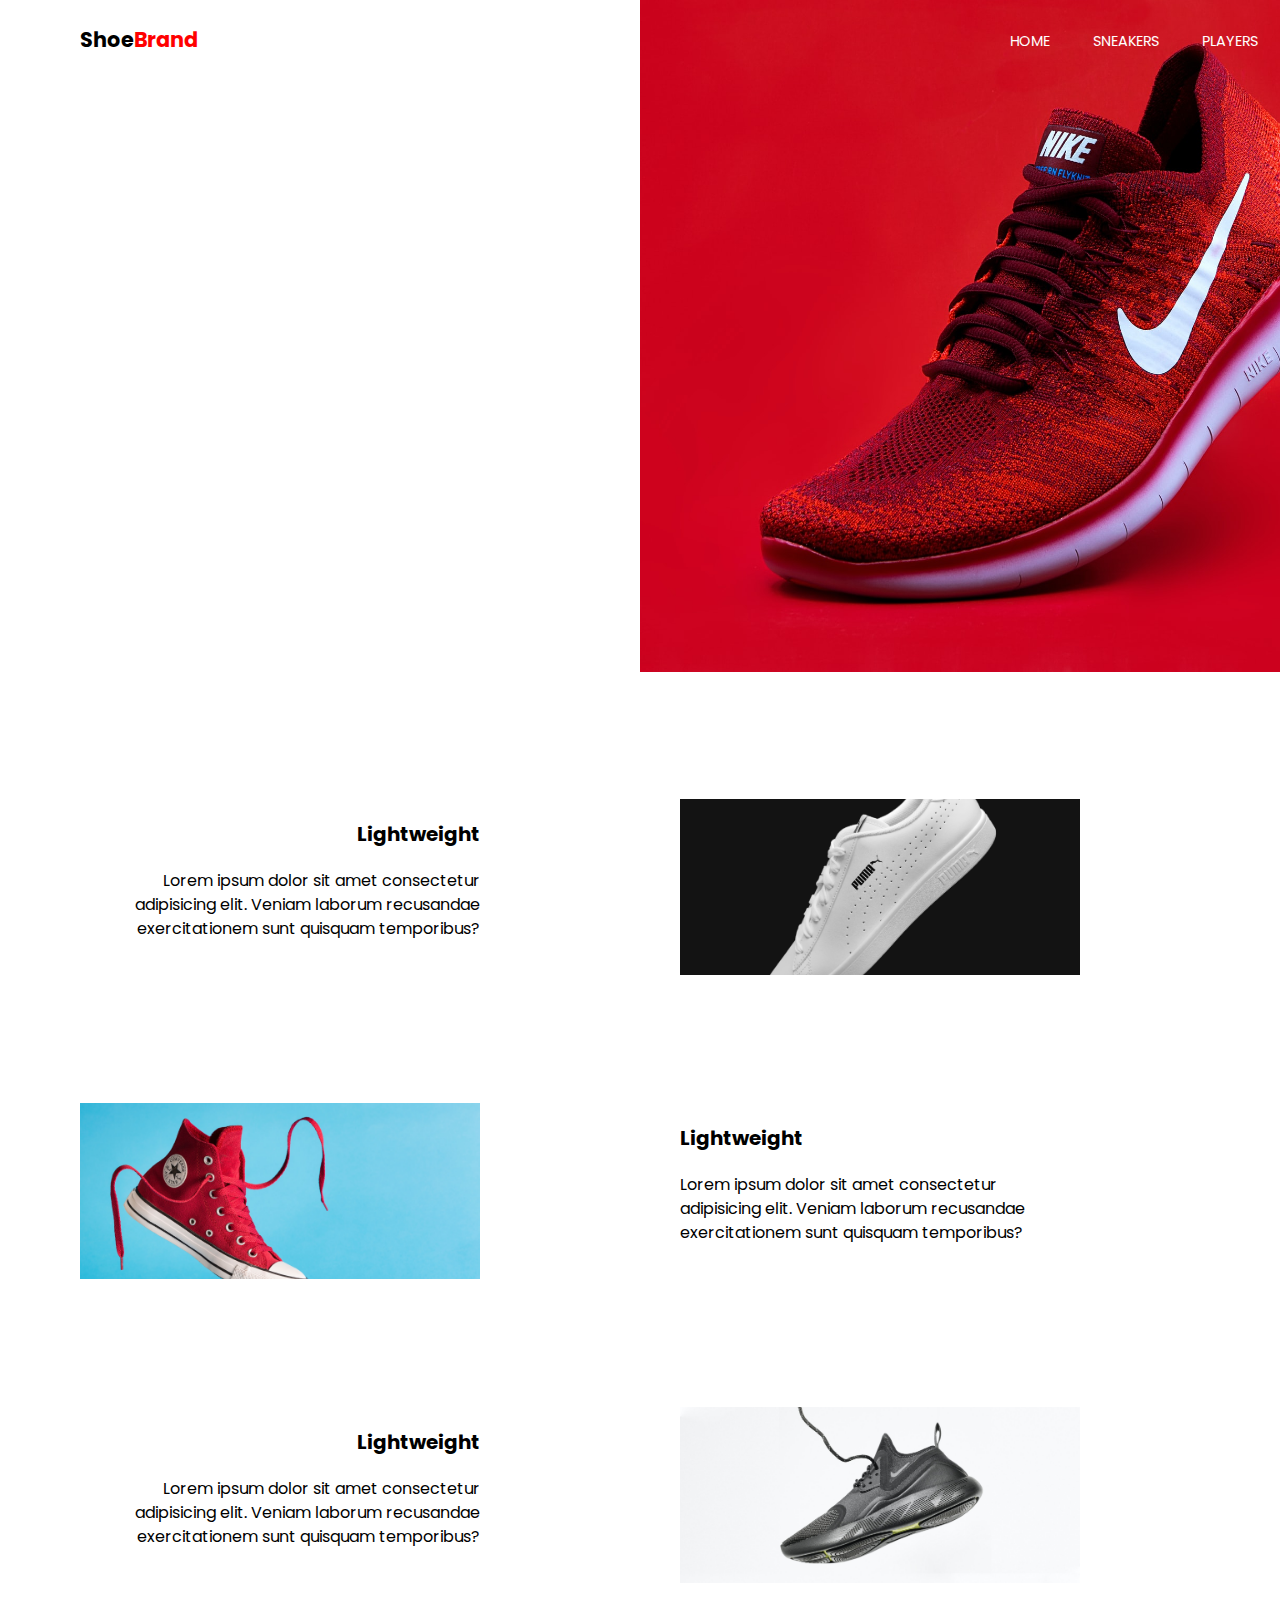
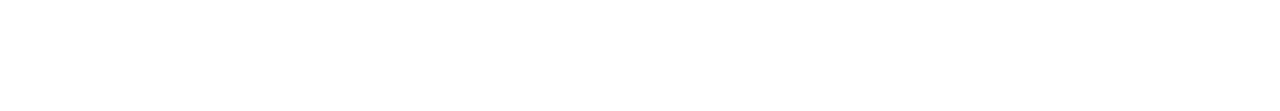
<file: DesignCourse-2/index.html>
<!DOCTYPE html>
<html lang="en">
  <head>
    <meta charset="UTF-8" />
    <meta http-equiv="X-UA-Compatible" content="IE=edge" />
    <meta name="viewport" content="width=device-width, initial-scale=1.0" />
    <title>[EXP] DesignCourse HTML&CSS 2</title>
    <link rel="stylesheet" href="css/main.css" />
  </head>
  <body>
    <div class="hero-img"></div>
    <div class="wrapper" id="">
      <header>
        <a href="#" class="logo">Shoe<span>Brand</span></a>

        <nav>
          <svg
            class="close"
            viewBox="0 0 33 33"
            fill="none"
            xmlns="http://www.w3.org/2000/svg"
          >
            <path
              d="M16.5 0.25C13.2861 0.25 10.1443 1.20305 7.47199 2.98862C4.79969 4.77419 2.71689 7.31209 1.48697 10.2814C0.257041 13.2507 -0.0647633 16.518 0.562247 19.6702C1.18926 22.8224 2.73692 25.7179 5.00952 27.9905C7.28213 30.2631 10.1776 31.8108 13.3298 32.4378C16.482 33.0648 19.7493 32.743 22.7186 31.513C25.6879 30.2831 28.2258 28.2003 30.0114 25.528C31.797 22.8557 32.75 19.7139 32.75 16.5C32.75 14.366 32.3297 12.2529 31.5131 10.2814C30.6964 8.30985 29.4994 6.51847 27.9905 5.00952C26.4815 3.50056 24.6902 2.3036 22.7186 1.48696C20.7471 0.670319 18.634 0.25 16.5 0.25ZM20.9038 18.5963C21.0561 18.7473 21.177 18.927 21.2595 19.1251C21.342 19.3231 21.3844 19.5355 21.3844 19.75C21.3844 19.9645 21.342 20.1769 21.2595 20.3749C21.177 20.573 21.0561 20.7527 20.9038 20.9038C20.7527 21.0561 20.573 21.177 20.3749 21.2594C20.1769 21.3419 19.9645 21.3844 19.75 21.3844C19.5355 21.3844 19.3231 21.3419 19.1251 21.2594C18.927 21.177 18.7473 21.0561 18.5963 20.9038L16.5 18.7913L14.4038 20.9038C14.2527 21.0561 14.073 21.177 13.8749 21.2594C13.6769 21.3419 13.4645 21.3844 13.25 21.3844C13.0355 21.3844 12.8231 21.3419 12.6251 21.2594C12.427 21.177 12.2473 21.0561 12.0963 20.9038C11.9439 20.7527 11.8231 20.573 11.7406 20.3749C11.6581 20.1769 11.6156 19.9645 11.6156 19.75C11.6156 19.5355 11.6581 19.3231 11.7406 19.1251C11.8231 18.927 11.9439 18.7473 12.0963 18.5963L14.2088 16.5L12.0963 14.4038C11.7903 14.0978 11.6184 13.6827 11.6184 13.25C11.6184 12.8173 11.7903 12.4022 12.0963 12.0963C12.4023 11.7903 12.8173 11.6184 13.25 11.6184C13.6827 11.6184 14.0978 11.7903 14.4038 12.0963L16.5 14.2088L18.5963 12.0963C18.9023 11.7903 19.3173 11.6184 19.75 11.6184C20.1827 11.6184 20.5978 11.7903 20.9038 12.0963C21.2098 12.4022 21.3817 12.8173 21.3817 13.25C21.3817 13.6827 21.2098 14.0978 20.9038 14.4038L18.7913 16.5L20.9038 18.5963Z"
              fill="black"
            />
          </svg>

          <ul>
            <li><a href="#">Home</a></li>
            <li><a href="#">Sneakers</a></li>
            <li><a href="#">Players</a></li>
          </ul>
        </nav>

        <svg
          class="menu"
          viewBox="0 0 48 32"
          fill="none"
          xmlns="http://www.w3.org/2000/svg"
        >
          <path
            d="M24 32H0V26.6667H24V32ZM48 18.6667H0V13.3333H48V18.6667ZM48 5.33333H24V0H48V5.33333Z"
            fill="white"
          />
        </svg>
      </header>

      <section class="hero">
        <h1>Regain your confidence on the court.</h1>

        <p class="subhead">
          Lorem ipsum dolor sit amet consectetur adipisicing elit. Dicta, ab?
        </p>

        <svg
          class="down-arrow"
          viewBox="0 0 16 132"
          fill="none"
          xmlns="http://www.w3.org/2000/svg"
        >
          <path
            d="M7.29289 131.707C7.68341 132.098 8.31658 132.098 8.7071 131.707L15.0711 125.343C15.4616 124.953 15.4616 124.319 15.0711 123.929C14.6805 123.538 14.0474 123.538 13.6568 123.929L7.99999 129.586L2.34314 123.929C1.95262 123.538 1.31945 123.538 0.928927 123.929C0.538402 124.319 0.538402 124.953 0.928927 125.343L7.29289 131.707ZM7 -4.37114e-08L6.99999 131L8.99999 131L9 4.37114e-08L7 -4.37114e-08Z"
            fill="black"
          />
        </svg>
      </section>

      <section class="more-info">
        <div class="feature">
          <div class="content">
            <p class="title">Lightweight</p>
            <p class="desc">
              Lorem ipsum dolor sit amet consectetur adipisicing elit. Veniam
              laborum recusandae exercitationem sunt quisquam temporibus?
            </p>
          </div>
          <img src="images/shoe2.jpg" alt="Shoe 2" />
        </div>

        <div class="feature left">
          <div class="content">
            <p class="title">Lightweight</p>
            <p class="desc">
              Lorem ipsum dolor sit amet consectetur adipisicing elit. Veniam
              laborum recusandae exercitationem sunt quisquam temporibus?
            </p>
          </div>
          <img src="images/shoe3.jpg" alt="Shoe 2" />
        </div>

        <div class="feature">
          <div class="content">
            <p class="title">Lightweight</p>
            <p class="desc">
              Lorem ipsum dolor sit amet consectetur adipisicing elit. Veniam
              laborum recusandae exercitationem sunt quisquam temporibus?
            </p>
          </div>
          <img src="images/shoe4.jpg" alt="Shoe 2" />
        </div>
      </section>
    </div>

    <script>
      const menu = document.querySelector(".menu");
      const close = document.querySelector(".close");
      const nav = document.querySelector("nav");

      menu.addEventListener("click", () => {
        nav.classList.add("open-nav");
      });

      close.addEventListener("click", () => {
        nav.classList.remove("open-nav");
      });
    </script>
  </body>
</html>
</file>
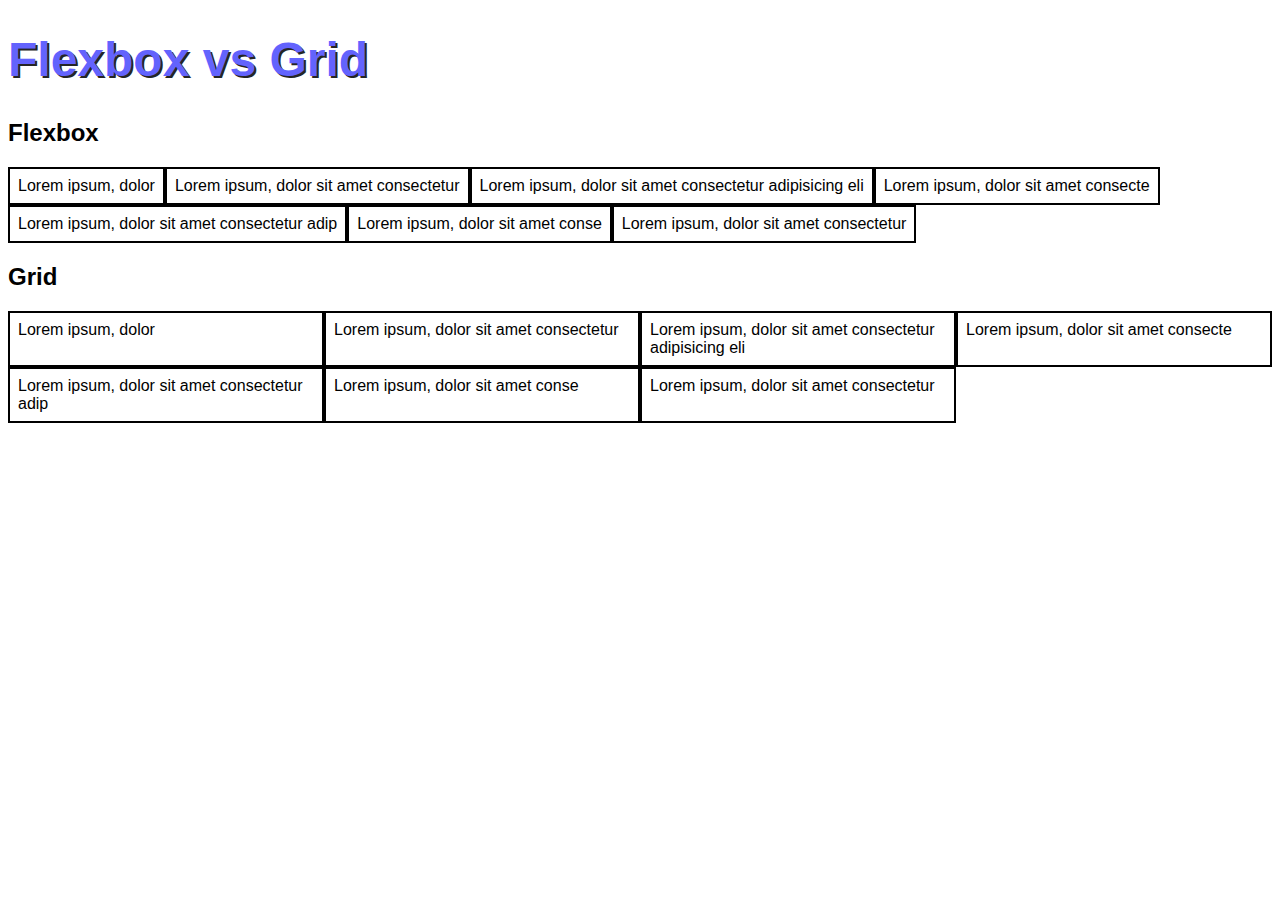
<file: Flexbox and Grid/index.html>
<!DOCTYPE html>
<html lang="en">
  <head>
    <meta charset="UTF-8" />
    <meta http-equiv="X-UA-Compatible" content="IE=edge" />
    <meta name="viewport" content="width=device-width, initial-scale=1.0" />
    <title>Flexbox vs Grid</title>
    <link rel="stylesheet" href="/Flexbox and Grid/style.css" />
  </head>
  <body>
    <h1>Flexbox vs Grid</h1>

    <div class="Flexbox">
      <h2>Flexbox</h2>
      <div>
        <ul class="flex-container">
          <li>Lorem ipsum, dolor</li>
          <li>Lorem ipsum, dolor sit amet consectetur</li>
          <li>Lorem ipsum, dolor sit amet consectetur adipisicing eli</li>
          <li>Lorem ipsum, dolor sit amet consecte</li>
          <li>Lorem ipsum, dolor sit amet consectetur adip</li>
          <li>Lorem ipsum, dolor sit amet conse</li>
          <li>Lorem ipsum, dolor sit amet consectetur</li>
        </ul>
      </div>
    </div>

    <div class="Grid">
      <h2>Grid</h2>

      <div>
        <ul class="grid-container">
          <li>Lorem ipsum, dolor</li>
          <li>Lorem ipsum, dolor sit amet consectetur</li>
          <li>Lorem ipsum, dolor sit amet consectetur adipisicing eli</li>
          <li>Lorem ipsum, dolor sit amet consecte</li>
          <li>Lorem ipsum, dolor sit amet consectetur adip</li>
          <li>Lorem ipsum, dolor sit amet conse</li>
          <li>Lorem ipsum, dolor sit amet consectetur</li>
        </ul>
      </div>
    </div>
  </body>
</html>
</file>
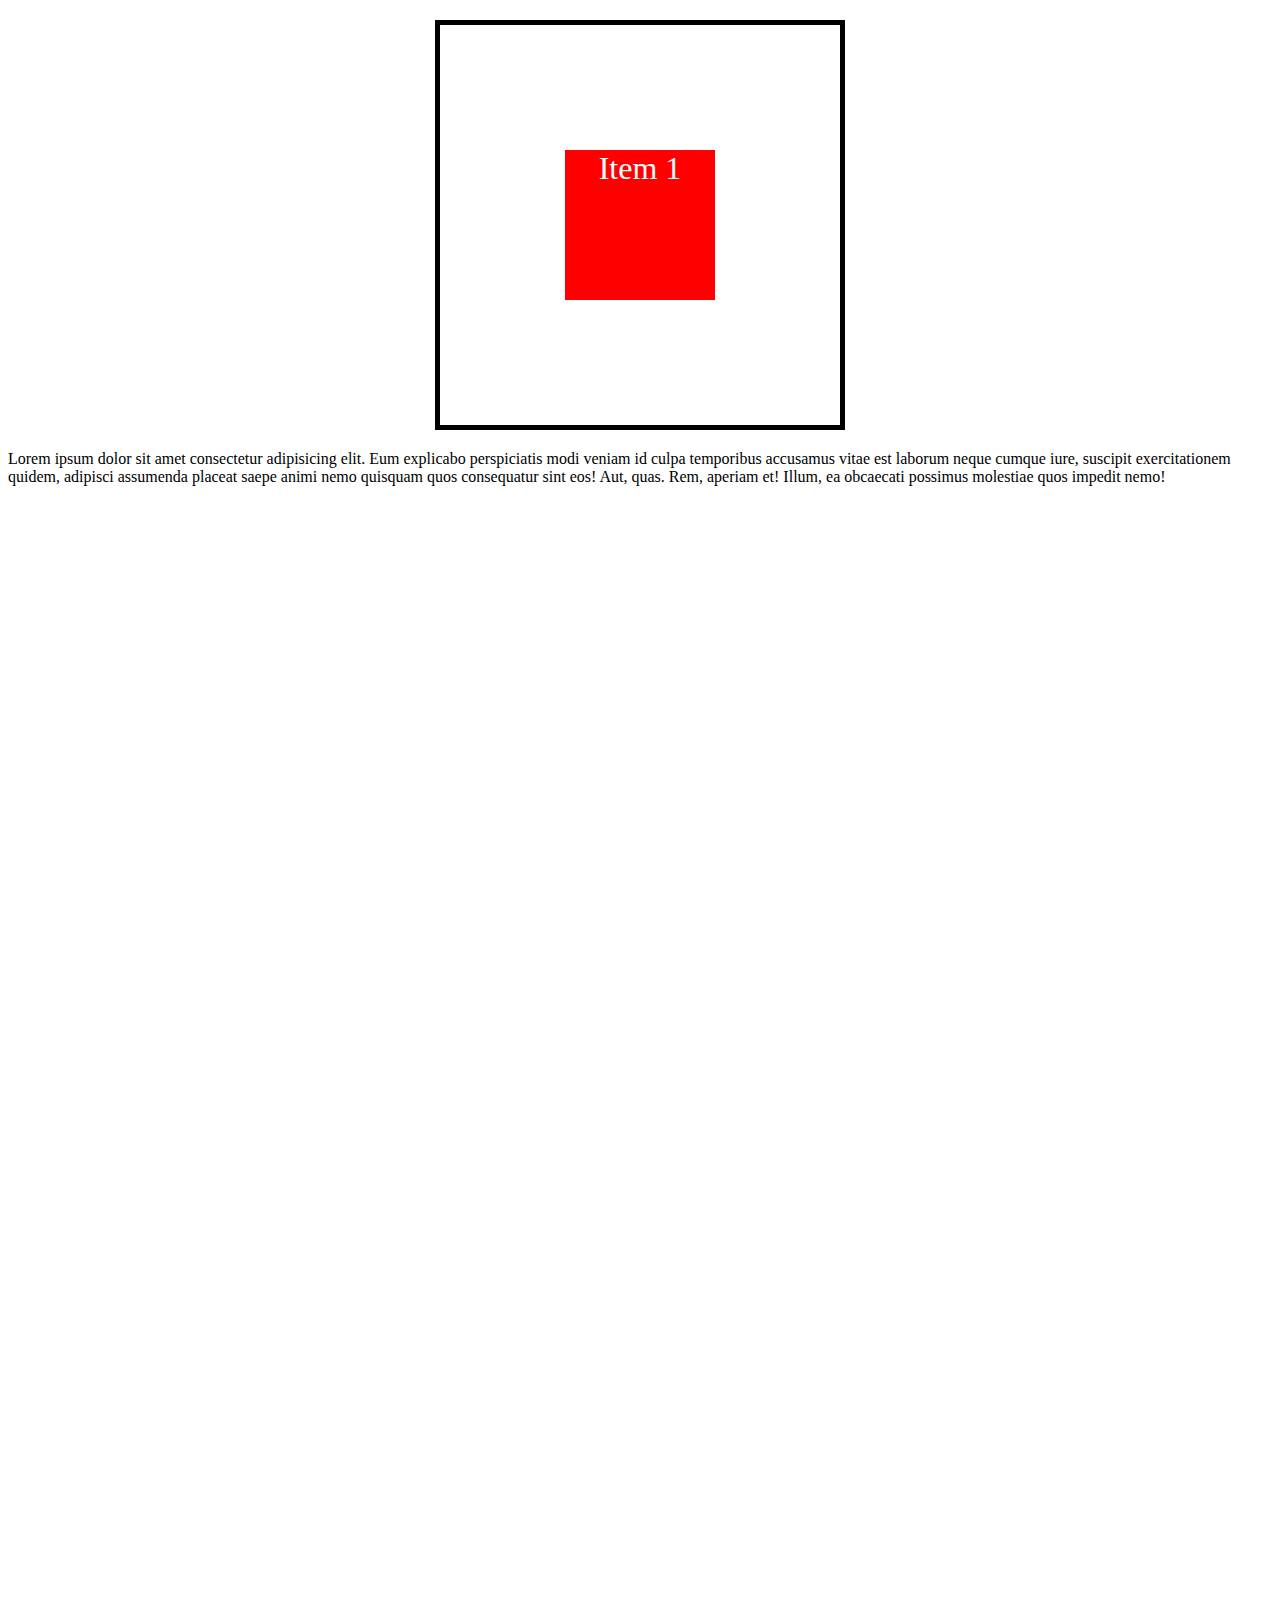
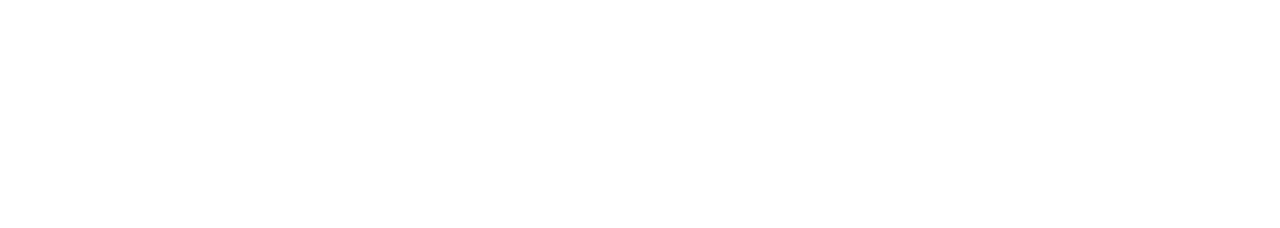
<file: Positioning/index.html>
<!DOCTYPE html>
<html lang="en">
  <head>
    <meta charset="UTF-8" />
    <meta http-equiv="X-UA-Compatible" content="IE=edge" />
    <meta name="viewport" content="width=device-width, initial-scale=1.0" />
    <title>Positioning Practice</title>
    <link rel="stylesheet" href="/Positioning/style.css" />
  </head>
  <body>
    <div class="box">
      <div class="item1">Item 1</div>
      <div class="item2">Item 2</div>
    </div>

    <p>
      Lorem ipsum dolor sit amet consectetur adipisicing elit. Eum explicabo
      perspiciatis modi veniam id culpa temporibus accusamus vitae est laborum
      neque cumque iure, suscipit exercitationem quidem, adipisci assumenda
      placeat saepe animi nemo quisquam quos consequatur sint eos! Aut, quas.
      Rem, aperiam et! Illum, ea obcaecati possimus molestiae quos impedit nemo!
    </p>
  </body>
</html>
</file>
<file: DesignCourse-2/css/main.css>
@import url("https://fonts.googleapis.com/css2?family=Poppins:wght@400;700&display=swap");
body {
  margin: 1.5em;
  font-family: "Poppins", sans-serif;
}

a {
  text-decoration: none;
  font-size: 1.3rem;
}

.hero-img {
  position: absolute;
  top: 0;
  left: 0;
  background: url("../images/shoe1.jpg");
  background-size: cover;
  background-position-x: 20%;
  background-position-y: 20%;
  width: 100%;
  height: 100vh;
  z-index: -1;
  -webkit-animation: introLoad 2s forwards;
          animation: introLoad 2s forwards;
}

.logo {
  color: white;
  font-weight: bold;
}

nav {
  position: fixed;
  right: 0;
  top: 0;
  height: 100vh;
  background-color: white;
  width: 50%;
  z-index: 999;
  text-transform: uppercase;
  -webkit-transform: translateX(100%);
          transform: translateX(100%);
  -webkit-transition: -webkit-transform 0.5s ease-in-out;
  transition: -webkit-transform 0.5s ease-in-out;
  transition: transform 0.5s ease-in-out;
  transition: transform 0.5s ease-in-out, -webkit-transform 0.5s ease-in-out;
}

nav ul {
  list-style-type: none;
  padding: 0;
  margin-top: 8em;
}

nav ul a {
  color: black;
  padding: 0.75em 2em;
  display: block;
  width: 100%;
}

nav ul a:hover {
  background: #cacaca;
}

nav .close {
  float: right;
  margin: 2em;
  width: 2.5em;
}

header {
  display: -webkit-box;
  display: -ms-flexbox;
  display: flex;
  -webkit-box-pack: justify;
      -ms-flex-pack: justify;
          justify-content: space-between;
}

header svg {
  width: 2em;
  margin-top: -0.5em;
  cursor: pointer;
}

h1 {
  font-size: 3rem;
  margin-top: 2em;
  line-height: 3.3rem;
}

.subhead {
  font-size: 1.4rem;
}

section.hero {
  color: white;
  height: 90vh;
  -webkit-animation: moveDown 1s ease-in-out forwards;
          animation: moveDown 1s ease-in-out forwards;
  opacity: 0;
}

section.hero svg.down-arrow {
  stroke: white;
  position: absolute;
  bottom: 5em;
  width: 1em;
  animation: moveArrow 1s alternate-reverse infinite;
}

section.hero svg.down-arrow path {
  fill: white;
}

.more-info img {
  width: 100%;
  -o-object-fit: cover;
     object-fit: cover;
  height: 11em;
}

.more-info .title {
  font-weight: bold;
  font-size: 1.25rem;
}

.more-info .desc {
  line-height: 1.5rem;
}

.open-nav {
  -webkit-transform: translateX(0);
          transform: translateX(0);
}

@media only screen and (min-width: 680px) {
  body {
    margin: 1.5em 5em;
    font-family: "Poppins", sans-serif;
  }
}

@media only screen and (min-width: 920px) {
  .menu {
    display: none;
  }
  nav {
    -webkit-transform: translateX(0);
            transform: translateX(0);
    position: unset;
    display: block;
    width: auto;
    height: auto;
    background: none;
  }
  nav svg.close {
    display: none;
  }
  nav ul {
    display: -webkit-box;
    display: -ms-flexbox;
    display: flex;
    margin: 0;
  }
  nav ul a {
    color: white;
    padding: 0.5em 1.5em;
    font-size: 0.9rem;
  }
  nav ul a:hover {
    background: none;
    text-decoration: underline;
  }
  .hero-img {
    left: unset;
    right: 0;
    width: 50%;
    height: 42em;
  }
  .logo {
    color: black;
  }
  .logo span {
    color: red;
  }
  section.hero {
    color: black;
    height: auto;
    width: 40%;
    margin-bottom: 8em;
  }
  section.hero svg.down-arrow {
    stroke: black;
    position: unset;
    margin-top: 1em;
  }
  section.hero svg.down-arrow path {
    fill: black;
  }
  .feature {
    display: -ms-grid;
    display: grid;
    -ms-grid-columns: (auto)[2];
        grid-template-columns: repeat(2, auto);
    gap: 3em;
    margin-bottom: 8em;
  }
  .feature img {
    width: 25em;
  }
  .feature .content {
    text-align: right;
    width: 25em;
  }
  .feature.left {
        grid-template-areas: "left right";
  }
  .feature.left img {
    -ms-grid-row: 1;
    -ms-grid-column: 1;
    grid-area: left;
  }
  .feature.left .content {
    text-align: left;
    width: 25em;
    -ms-grid-column-align: left;
        justify-self: left;
  }
}

@media only screen and (min-width: 1200px) {
  .wrapper {
    width: 1200px;
    margin: 0 auto;
  }
  .feature {
    gap: 0;
  }
  section.hero svg.down-arrow {
    margin-top: 6em;
  }
}

@-webkit-keyframes introLoad {
  from {
    -webkit-clip-path: polygon(0 0, 100% 0, 100% 0, 0 0);
            clip-path: polygon(0 0, 100% 0, 100% 0, 0 0);
  }
  to {
    -webkit-clip-path: polygon(0 0, 100% 0, 100% 100%, 0 100%);
            clip-path: polygon(0 0, 100% 0, 100% 100%, 0 100%);
  }
}

@keyframes introLoad {
  from {
    -webkit-clip-path: polygon(0 0, 100% 0, 100% 0, 0 0);
            clip-path: polygon(0 0, 100% 0, 100% 0, 0 0);
  }
  to {
    -webkit-clip-path: polygon(0 0, 100% 0, 100% 100%, 0 100%);
            clip-path: polygon(0 0, 100% 0, 100% 100%, 0 100%);
  }
}

@-webkit-keyframes moveArrow {
  from {
    -webkit-transform: translateY(-30px);
            transform: translateY(-30px);
  }
  to {
    -webkit-transform: translateY(0);
            transform: translateY(0);
  }
}

@keyframes moveArrow {
  from {
    -webkit-transform: translateY(-30px);
            transform: translateY(-30px);
  }
  to {
    -webkit-transform: translateY(0);
            transform: translateY(0);
  }
}

@-webkit-keyframes moveDown {
  from {
    -webkit-transform: translateY(-100px);
            transform: translateY(-100px);
  }
  to {
    -webkit-transform: translateY(0);
            transform: translateY(0);
    opacity: 1;
  }
}

@keyframes moveDown {
  from {
    -webkit-transform: translateY(-100px);
            transform: translateY(-100px);
  }
  to {
    -webkit-transform: translateY(0);
            transform: translateY(0);
    opacity: 1;
  }
}
/*# sourceMappingURL=main.css.map */
</file>
<file: Flexbox and Grid/style.css>
.flex-container {
  display: -webkit-box;
  display: -ms-flexbox;
  display: flex;
  -ms-flex-wrap: wrap;
      flex-wrap: wrap;
}

.grid-container {
  display: -ms-grid;
  display: grid;
  -ms-grid-columns: (1fr)[5];
      grid-template-columns: repeat(5, 1fr);
  -ms-grid-columns: (minmax(300px, 1fr))[auto-fit];
      grid-template-columns: repeat(auto-fit, minmax(300px, 1fr));
}

body {
  font-family: "Lucida Sans", "Lucida Sans Regular", "Lucida Grande", "Lucida Sans Unicode", Geneva, Verdana, sans-serif;
}

h1 {
  font-weight: bold;
  font-size: 3rem;
  color: #6363fd;
  text-shadow: 2px 2px #252525;
}

ul {
  list-style: none;
  padding: 0;
}

ul li {
  padding: 0.5em;
  border: 2px solid black;
}
/*# sourceMappingURL=style.css.map */
</file>
<file: Positioning/style.css>
body {
  height: 200vh;
}

.box {
  width: 400px;
  height: 400px;
  border: 5px solid black;
  margin: 20px auto;
  display: -webkit-box;
  display: -ms-flexbox;
  display: flex;
  -webkit-box-pack: center;
      -ms-flex-pack: center;
          justify-content: center;
  -webkit-box-align: center;
      -ms-flex-align: center;
          align-items: center;
}

.item1,
.item2 {
  text-align: center;
  color: white;
  font-size: 2rem;
  margin: 0;
  width: 150px;
  height: 150px;
}

.item1 {
  background-color: red;
}

.item2 {
  background-color: blue;
  display: none;
}
/*# sourceMappingURL=style.css.map */
</file>
